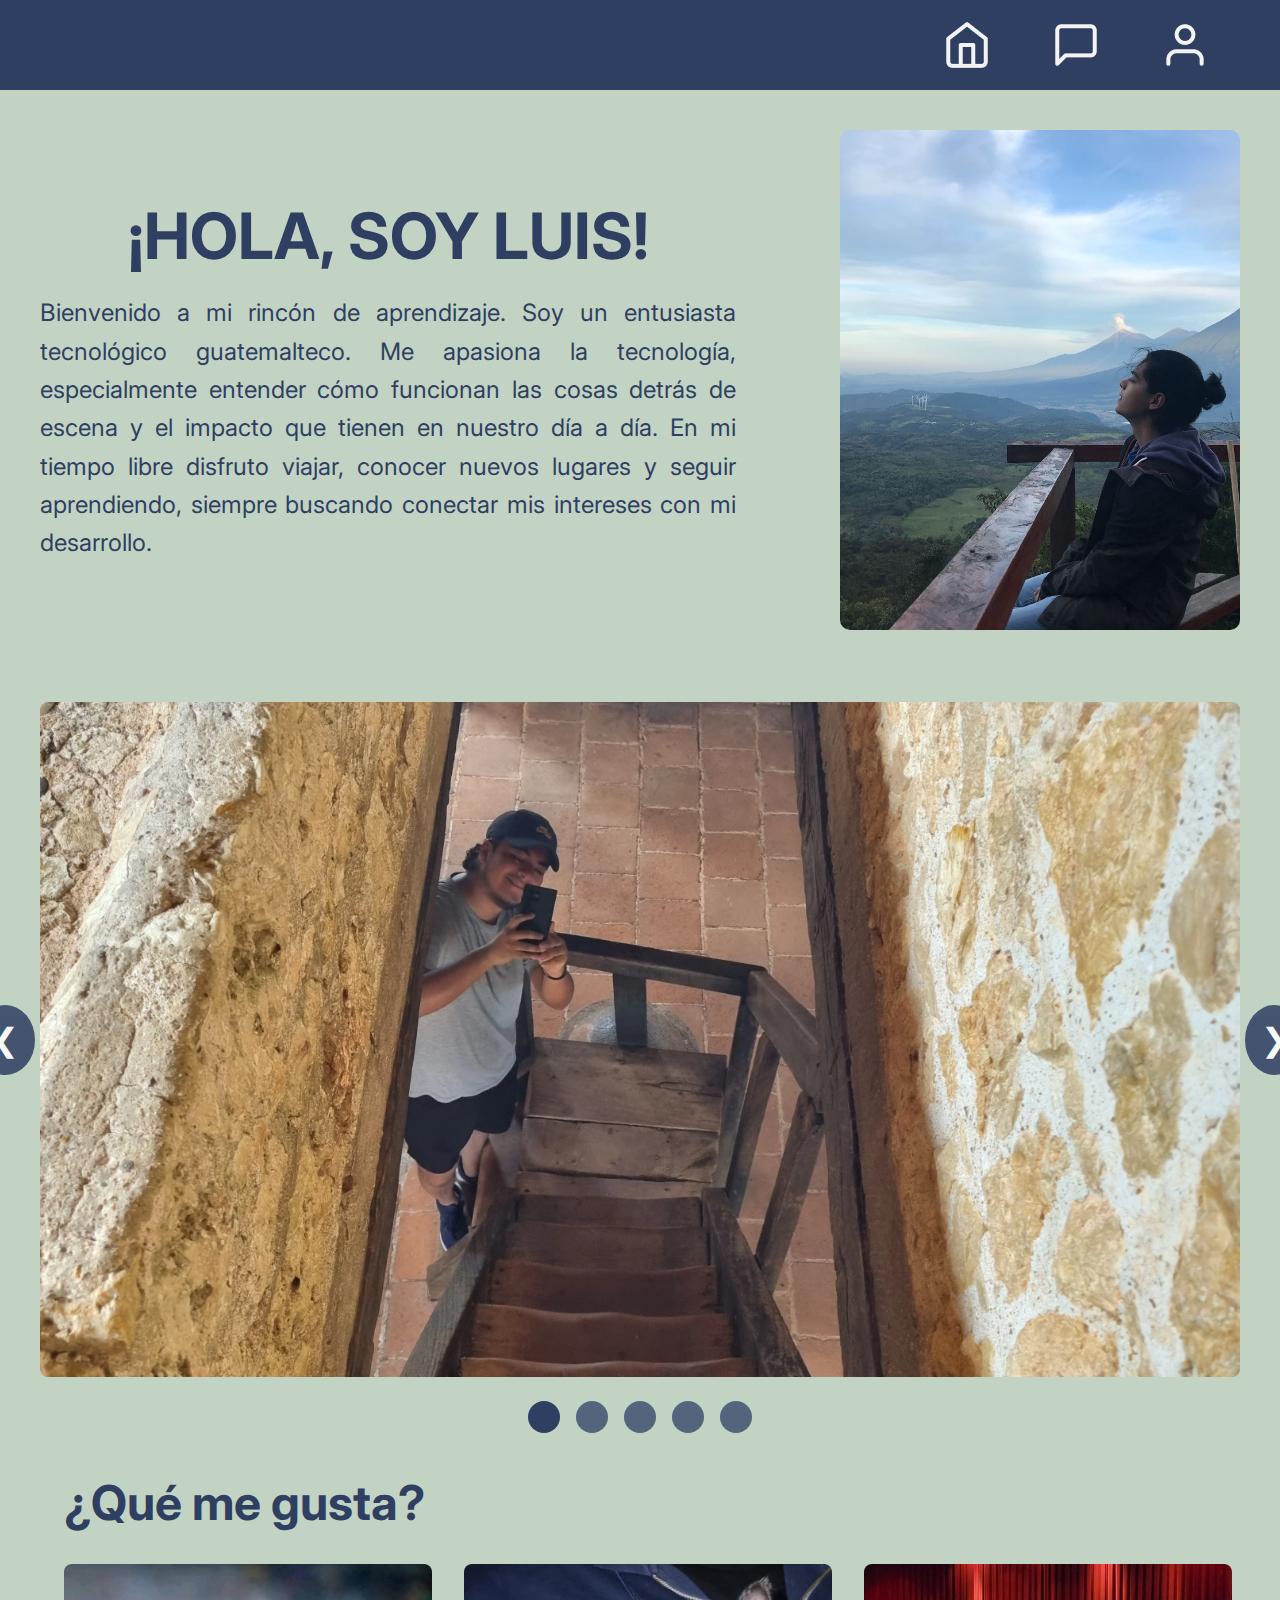
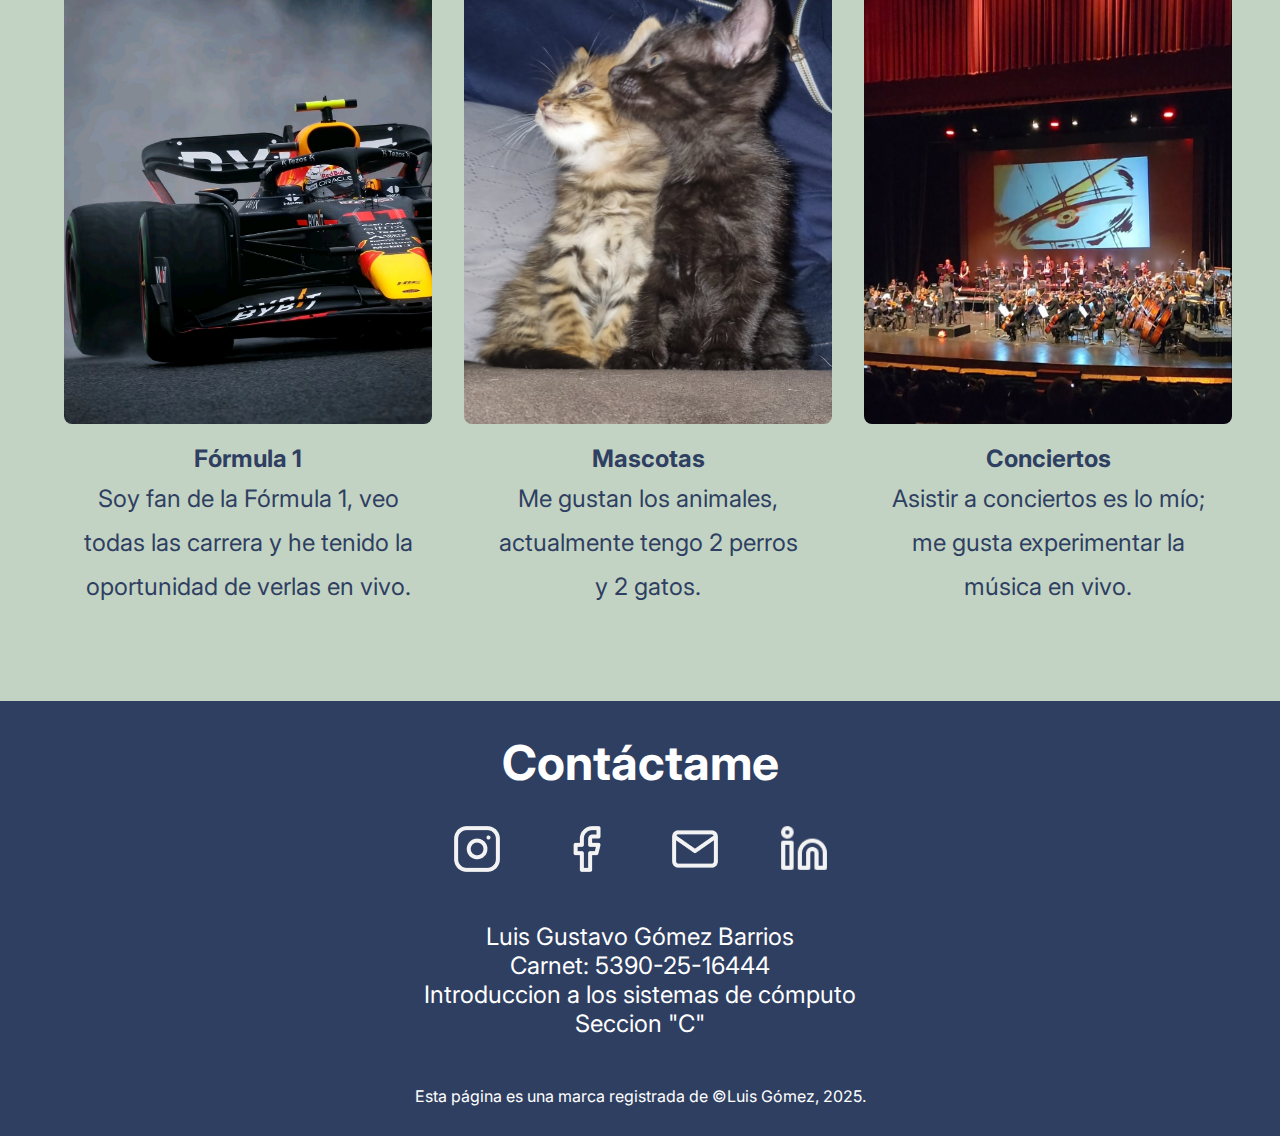
<file: index.html>
<!DOCTYPE html>
<html lang="es">
<head>
    <meta charset="UTF-8">
    <meta name="viewport" content="width=device-width, initial-scale=1.0">
    <title>Proyecto Personal</title>
    <link rel="stylesheet" href="CSS/style.css">
</head>
<body>
    <header>
        <nav class="nav-header">
            <button class="nav-button" onclick="window.location.href='index.html'">
                <img src="Iconos/Home.png" alt="Pagina de inicio">
            </button>
            <button class="nav-button" onclick="window.location.href='contacto.html'">
                <img src="Iconos/Message square.png" alt="Contactame">
            </button>
            <button class="nav-button" onclick="window.location.href='micuenta.html'">
                <img src="Iconos/User.png" alt="Mi Cuenta">
            </button>
        </nav>
    </header>

    <Main class="main-index">
        <section class="info-principal">
            <div class="info-1">
                <h1>¡HOLA, SOY LUIS!</h1>
                <p>Bienvenido a mi rincón de aprendizaje. Soy un entusiasta tecnológico guatemalteco. Me apasiona la tecnología, especialmente entender cómo funcionan las cosas detrás de escena y el impacto que tienen en nuestro día a día. En mi tiempo libre disfruto viajar, conocer nuevos lugares y seguir aprendiendo, siempre buscando conectar mis intereses con mi desarrollo.</p>
            </div>
            <div class="img-perfil">
                <img src="Imagenes/Perfil.jpg" alt="Individuo posando con 2 volcanes de fondo">
            </div>
        </section>

        <section class="carousel">
            <div class="slide-container">
                <button class="anterior" aria-label="Anterior">&#10094;</button>
                <div class="slides">
                    <img id="slide1" src="Imagenes/Slide1.webp" alt="Persona tomandose foto con celular en mano en un castillo">
                    <img id="slide2" src="Imagenes/Slide2.webp" alt="Playa con oceano azul claro y lanchas al fondo">
                    <img id="slide3" src="Imagenes/Slide3.webp" alt="Persona viendo el atardecer en la playa">
                    <img id="slide4" src="Imagenes/Slide4.webp" alt="Selva frondosa con ruinas mayas al fondo">
                    <img id="slide5" src="Imagenes/Slide5.webp" alt="Cañon boscoso con un rio al fondo">
                </div>
                <button class="siguiente" aria-label="Siguiente">&#10095;</button>
                <div class="carousel-pagination">
                    <a href="#slide1"></a>
                    <a href="#slide2"></a>
                    <a href="#slide3"></a>
                    <a href="#slide4"></a>
                    <a href="#slide5"></a>
                </div>
            </div>
        </section>        
        
        <section class="info-secundaria">
            <h2>¿Qué me gusta?</h2>
            <div class="info-secundaria-contenido">
                <div class="f1">
                    <img src="Imagenes/F1.jpg" alt="Automovil de fórmula 1">
                    <h3>Fórmula 1</h3>
                    <p>Soy fan de la Fórmula 1, veo</p>
                    <p>todas las carrera y he tenido la</p>
                    <p>oportunidad de verlas en vivo.</p>
                </div>
                <div class="gatos">
                    <img src="Imagenes/Gatitos.jpg" alt="Gatos en un sofá">
                    <h3>Mascotas</h3>
                    <p>Me gustan los animales,</p>
                    <p>actualmente tengo 2 perros</p>
                    <p>y 2 gatos.</p>
                </div>
                <div class="concierto">
                    <img src="Imagenes/Concierto.jpg" alt="Orquesta en un escenario">
                    <h3>Conciertos</h3>
                    <p>Asistir a conciertos es lo mío;</p>
                    <p>me gusta experimentar la </p>
                    <p>música en vivo.</p>
                </div>
            </div>
        </section>
    </Main>

    <footer>
        <h2>Contáctame</h2> 
        <nav class="nav-footer">
            <a href="https://www.instagram.com/_lggb_/" target="_blank" aria-label="Instagram">
            <img src="Iconos/Instagram.png" alt="Instagram" width="30" height="30"> 
            </a>
            <a href="https://www.facebook.com/luisgustavo.gomezbarrios" target="_blank" aria-label="Facebook">
            <img src="Iconos/Facebook.png" alt="Facebook" width="30" height="30"> 
            </a>
            <a href="mailto: lgomezb7@miumg.edu.gt" target="_blank" aria-label="Correo electronico">
            <img src="Iconos/Mail.png" alt="Correo electronico" width="30" height="30"> 
            </a>
            <a href="https://gt.linkedin.com/in/luis-gomez-1536232b3" target="_blank" aria-label="Linkedin">
            <img src="Iconos/Linkedin.png" alt="Linkedin" width="30" height="30"> 
            </a>
        </nav>
        <div class="info-personal">
            <p>Luis Gustavo Gómez Barrios</p>
            <p>Carnet: 5390-25-16444</p>
            <p>Introduccion a los sistemas de cómputo</p>
            <p>Seccion "C"</p>
        </div>
        <div class="marca">
            <p>Esta página es una marca registrada de ©Luis Gómez,  2025.</p>
        </div>
    </footer>

 <script src="Funcionalidad/app.js"></script>
</body>
</html>
</file>
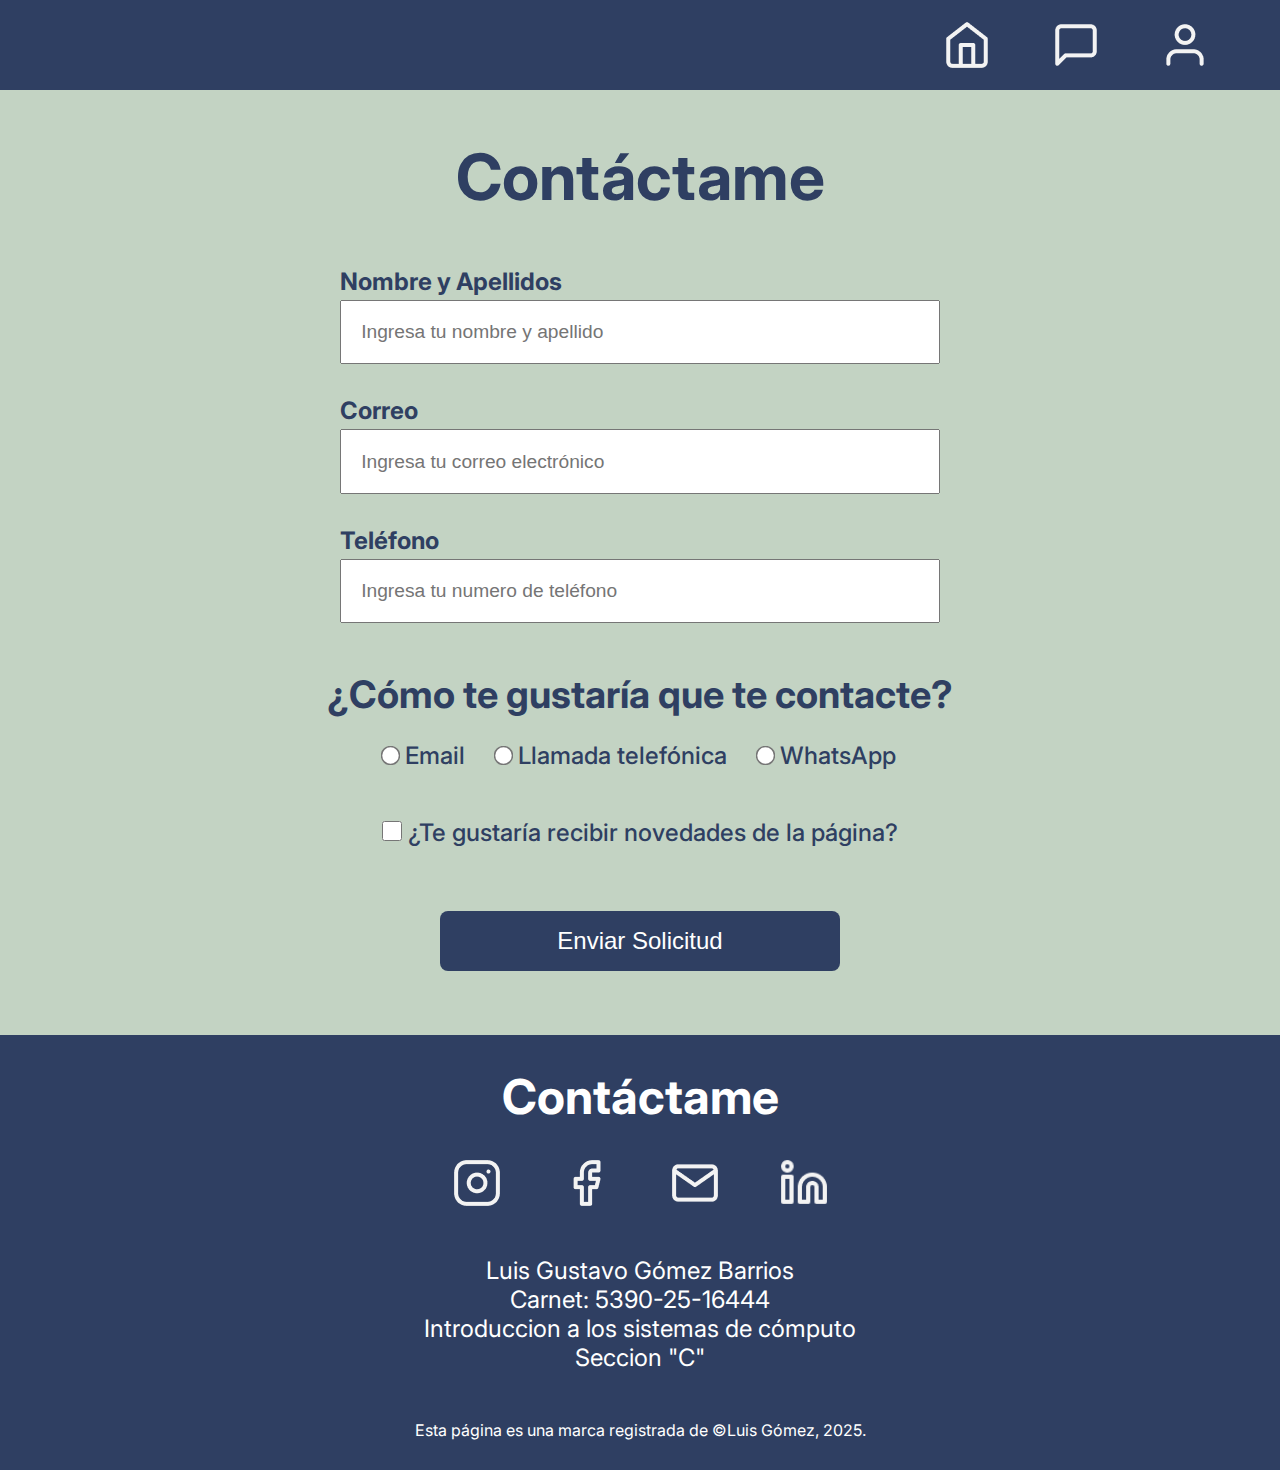
<file: contacto.html>
<!DOCTYPE html>
<html lang="es">
<head>
    <meta charset="UTF-8">
    <meta name="viewport" content="width=device-width, initial-scale=1.0">
    <title>Document</title>
    <link rel="stylesheet" href="CSS/style.css">
</head>
<body>
    <header>
        <nav class="nav-header">
            <button class="nav-button" onclick="window.location.href='index.html'">
                <img src="Iconos/Home.png" alt="Pagina de inicio">
            </button>
            <button class="nav-button" onclick="window.location.href='contacto.html'">
                <img src="Iconos/Message square.png" alt="Contactame">
            </button>
            <button class="nav-button" onclick="window.location.href='micuenta.html'">
                <img src="Iconos/User.png" alt="Mi Cuenta">
            </button>
        </nav>
    </header>
    
    <main class="main-contacto">
        <h1>Contáctame</h1>
        <section class="micuenta-formularios">
            <form class="micuenta-formulario">
                <div class="campo">
                    <label for="nombre">Nombre y Apellidos</label>
                    <input type="nombre" id="nombre" name="nombre" placeholder="Ingresa tu nombre y apellido" required>
                </div>
                <div class="campo">
                    <label for="correo">Correo</label>
                    <input type="correo" id="correo" name="correo" placeholder="Ingresa tu correo electrónico" required>
                </div>
                <div class="campo">
                    <label for="teléfono">Teléfono</label>
                    <input type="teléfono" id="teléfono" name="teléfono" placeholder="Ingresa tu numero de teléfono" required>
                </div>
            </form>
        </section>
        <h2>¿Cómo te gustaría que te contacte?</h2>
        <div class="opciones-radio">
            <label><input type="radio" name="opcion" value="opcion1"> Email</label>
            <label><input type="radio" name="opcion" value="opcion2"> Llamada telefónica</label>
            <label><input type="radio" name="opcion" value="opcion3"> WhatsApp</label>
        </div>
        <div class="checkbox-container">
            <label>
                 <input type="checkbox" name="novedades" required>
                 ¿Te gustaría recibir novedades de la página?
            </label>
        </div>
        <div class="enviarsolicitud">
            <button id="btnSolicitud">Enviar Solicitud</button>
                <dialog id="modalConfirmacion">
                <h2> ¡Solicitud enviada exitosamente!</h2>
                <p>Se ha enviado la solicitud de contacto exitosamente. Nuestro equipo se encargará de revisarla y te contactará lo más pronto posible.</p>
                <button id="btnCerrar">Cerrar</button>
                </dialog>
        </div>

     <script src="Funcionalidad/app.js"></script>
    </main>

    <footer>
        <h2>Contáctame</h2> 
        <nav class="nav-footer">
            <a href="https://www.instagram.com/_lggb_/" target="_blank" aria-label="Instagram">
            <img src="Iconos/Instagram.png" alt="Instagram" width="30" height="30"> 
            </a>
            <a href="https://www.facebook.com/luisgustavo.gomezbarrios" target="_blank" aria-label="Facebook">
            <img src="Iconos/Facebook.png" alt="Facebook" width="30" height="30"> 
            </a>
            <a href="mailto: lgomezb7@miumg.edu.gt" target="_blank" aria-label="Correo electronico">
            <img src="Iconos/Mail.png" alt="Correo electronico" width="30" height="30"> 
            </a>
            <a href="https://gt.linkedin.com/in/luis-gomez-1536232b3" target="_blank" aria-label="Linkedin">
            <img src="Iconos/Linkedin.png" alt="Linkedin" width="30" height="30"> 
            </a>
        </nav>
        <div class="info-personal">
            <p>Luis Gustavo Gómez Barrios</p>
            <p>Carnet: 5390-25-16444</p>
            <p>Introduccion a los sistemas de cómputo</p>
            <p>Seccion "C"</p>
        </div>
        <div class="marca">
            <p>Esta página es una marca registrada de ©Luis Gómez,  2025.</p>
        </div>
    </footer>
</body>
</html>
</file>
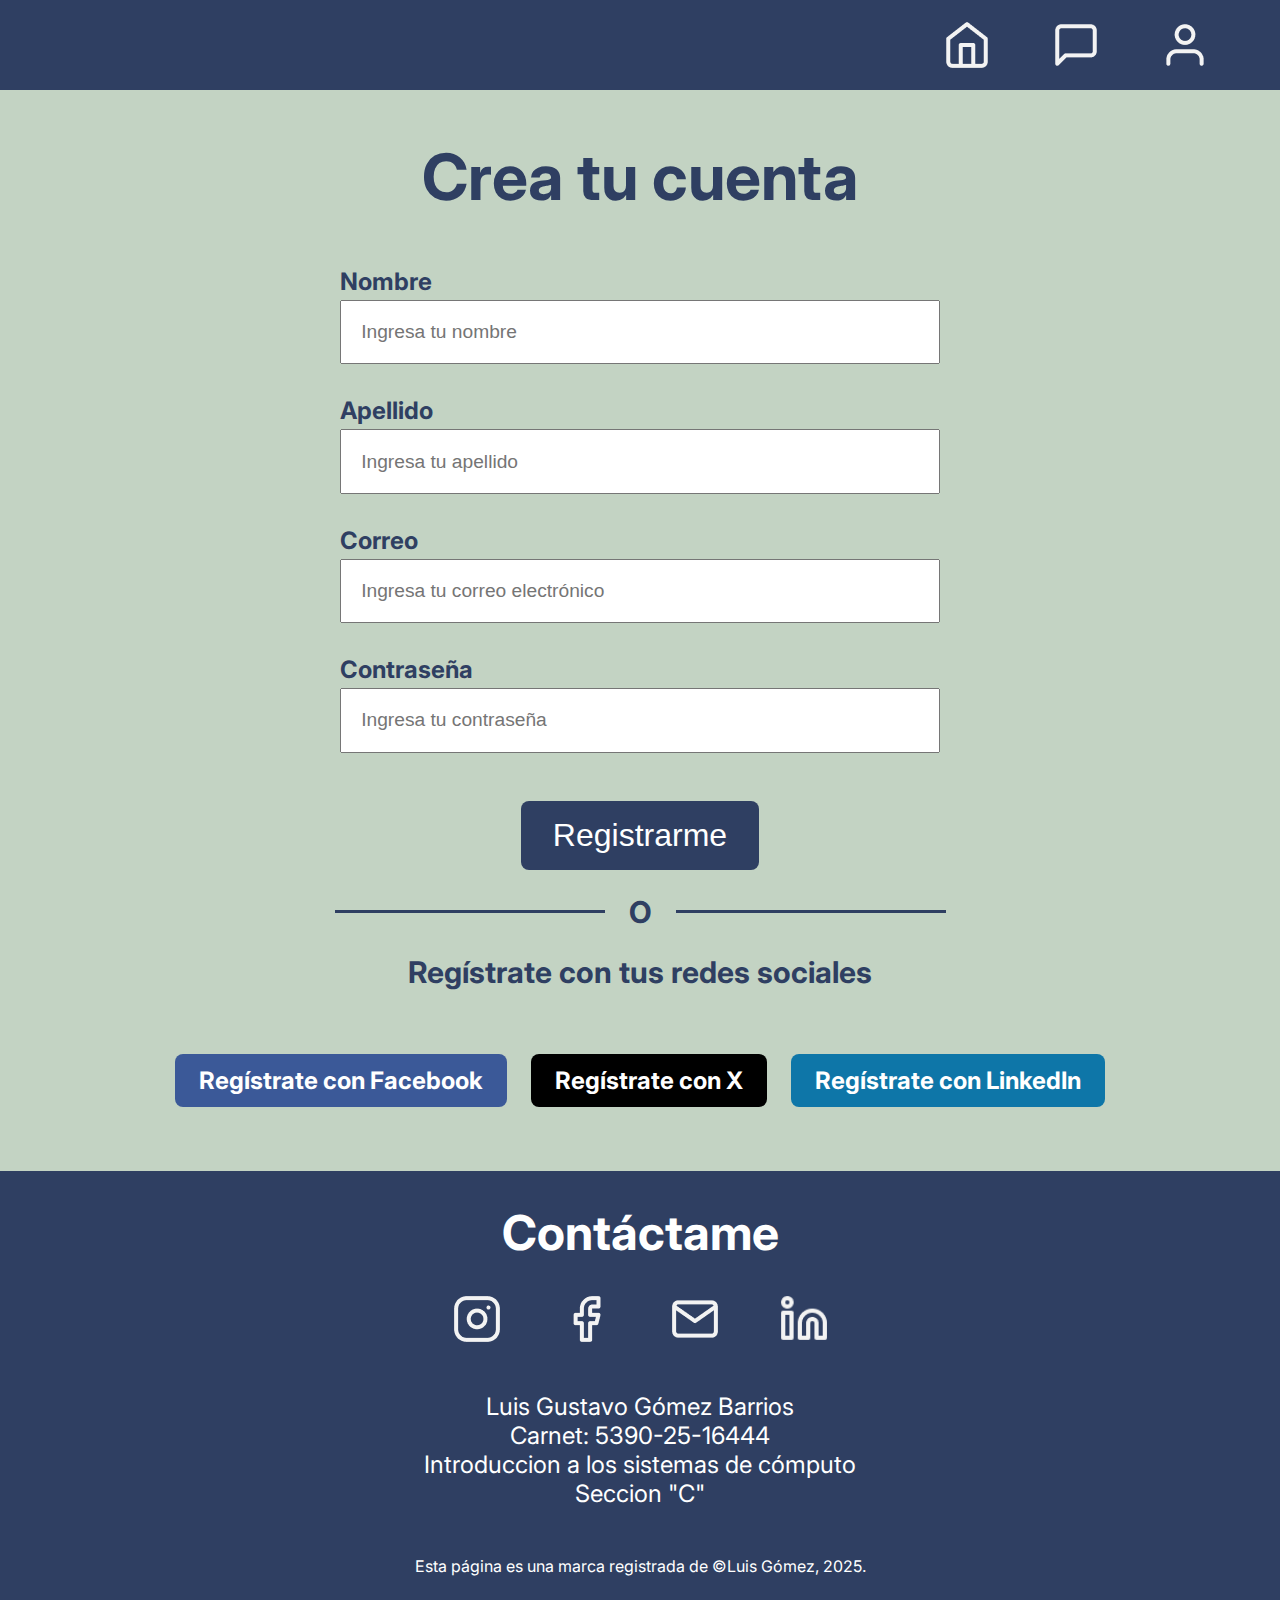
<file: crear.html>
<!DOCTYPE html>
<html lang="es">
<head>
    <meta charset="UTF-8">
    <meta name="viewport" content="width=device-width, initial-scale=1.0">
    <title>Crea Tu Cuenta</title>
    <link rel="stylesheet" href="CSS/style.css">
</head>
<body>
    <header>
        <nav class="nav-header">
            <button class="nav-button" onclick="window.location.href='index.html'">
                <img src="Iconos/Home.png" alt="Pagina de inicio">
            </button>
            <button class="nav-button" onclick="window.location.href='contacto.html'">
                <img src="Iconos/Message square.png" alt="Contactame">
            </button>
            <button class="nav-button" onclick="window.location.href='micuenta.html'">
                <img src="Iconos/User.png" alt="Mi Cuenta">
            </button>
        </nav>
    </header>

    <main class="main-crear">
        <h1>Crea tu cuenta</h1>
        <section class="micuenta-formularios">
            <form class="micuenta-formulario">
                <div class="campo">
                    <label for="nombre">Nombre</label>
                    <input type="nombre" id="nombre" name="nombre" placeholder="Ingresa tu nombre" required>
                </div>
                <div class="campo">
                    <label for="apellido">Apellido</label>
                    <input type="apellido" id="apellido" name="apellido" placeholder="Ingresa tu apellido" required>
                </div>
                <div class="campo">
                    <label for="correo">Correo</label>
                    <input type="correo" id="correo" name="correo" placeholder="Ingresa tu correo electrónico" required>
                </div>
                <div class="campo">
                    <label for="contrasena">Contraseña</label>
                    <input type="password" id="contrasena" name="contrasena" placeholder="Ingresa tu contraseña" required>
                </div>
            </form>
        </section>
        <div class="crear-centrado">
            <button class="btn-registrarme">Registrarme</button>
            <p class="linea-o">O</p>
            <p>Regístrate con tus redes sociales</p>
        </div>
       <div class="crear-registros">
            <a class="crear-fb" href="https://www.facebook.com" target="_blank">Regístrate con Facebook</a>
            <a class="crear-x" href="https://www.twitter.com" target="_blank">Regístrate con X</a>
            <a class="crear-lin" href="https://www.linkedin.com" target="_blank">Regístrate con LinkedIn</a>
        </div>
    </main>

    <footer>
        <h2>Contáctame</h2> 
        <nav class="nav-footer">
            <a href="https://www.instagram.com/_lggb_/" target="_blank" aria-label="Instagram">
            <img src="Iconos/Instagram.png" alt="Instagram" width="30" height="30"> 
            </a>
            <a href="https://www.facebook.com/luisgustavo.gomezbarrios" target="_blank" aria-label="Facebook">
            <img src="Iconos/Facebook.png" alt="Facebook" width="30" height="30"> 
            </a>
            <a href="mailto: lgomezb7@miumg.edu.gt" target="_blank" aria-label="Correo electronico">
            <img src="Iconos/Mail.png" alt="Correo electronico" width="30" height="30"> 
            </a>
            <a href="https://gt.linkedin.com/in/luis-gomez-1536232b3" target="_blank" aria-label="Linkedin">
            <img src="Iconos/Linkedin.png" alt="Linkedin" width="30" height="30"> 
            </a>
        </nav>
        <div class="info-personal">
            <p>Luis Gustavo Gómez Barrios</p>
            <p>Carnet: 5390-25-16444</p>
            <p>Introduccion a los sistemas de cómputo</p>
            <p>Seccion "C"</p>
        </div>
        <div class="marca">
            <p>Esta página es una marca registrada de ©Luis Gómez,  2025.</p>
        </div>
    </footer>
</body>
</html>
</file>
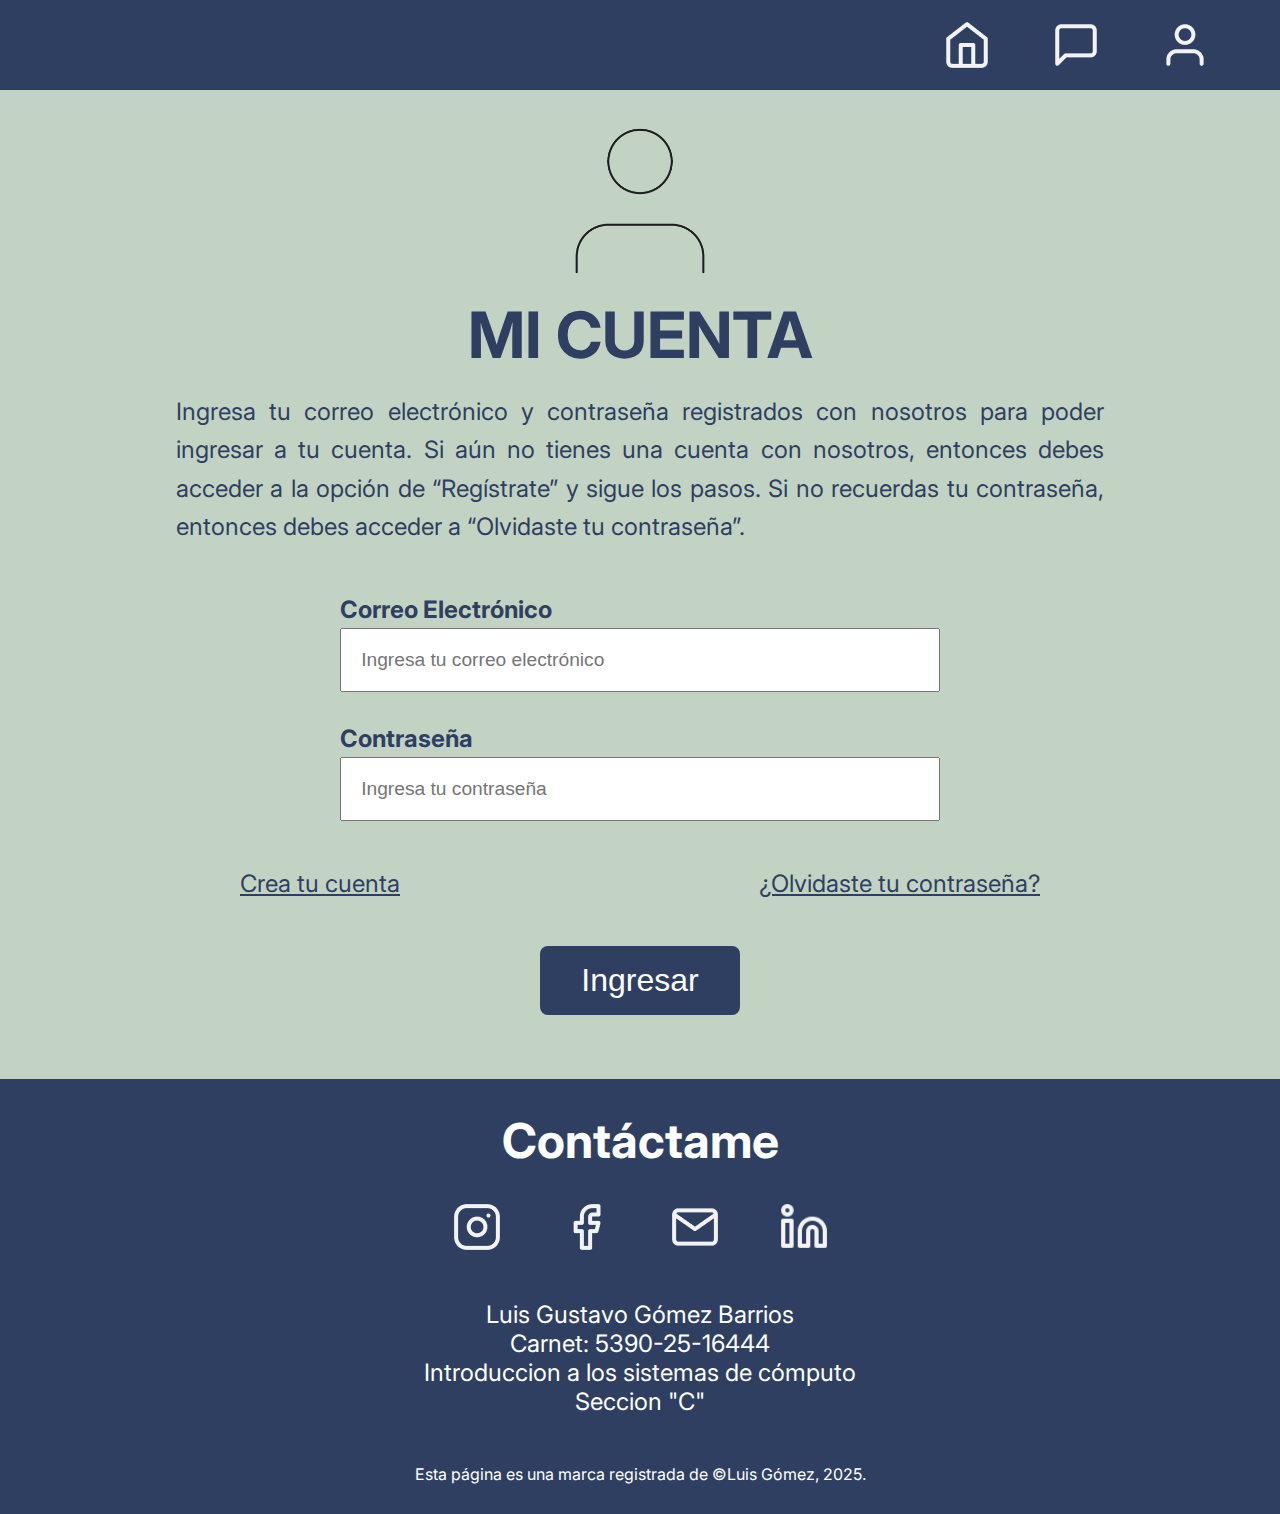
<file: micuenta.html>
<!DOCTYPE html>
<html lang="es">
<head>
    <meta charset="UTF-8">
    <meta name="viewport" content="width=device-width, initial-scale=1.0">
    <title>Mi Cuenta</title>
    <link rel="stylesheet" href="CSS/style.css">
</head>
<body>
    <header>
        <nav class="nav-header">
            <button class="nav-button" onclick="window.location.href='index.html'">
                <img src="Iconos/Home.png" alt="Pagina de inicio">
            </button>
            <button class="nav-button" onclick="window.location.href='contacto.html'">
                <img src="Iconos/Message square.png" alt="Contactame">
            </button>
            <button class="nav-button" onclick="window.location.href='micuenta.html'">
                <img src="Iconos/User.png" alt="Mi Cuenta">
            </button>
        </nav>
    </header>

    <main class="main-micuenta">
        <section class="micuenta-info">
            <img src="Iconos/Profile.png" alt="Icono de usuario">
            <h1>MI CUENTA</h1>
            <p>Ingresa tu correo electrónico y contraseña registrados con nosotros para poder ingresar a tu cuenta. Si aún no tienes una cuenta con nosotros, entonces debes acceder a la opción de “Regístrate” y sigue los pasos. Si no recuerdas tu contraseña, entonces debes acceder a “Olvidaste tu contraseña”.</p>
        </section>
        <section class="micuenta-formularios">
            <form class="micuenta-formulario">
                <div class="campo">
                    <label for="correo">Correo Electrónico</label>
                    <input type="email" id="correo" name="correo" placeholder="Ingresa tu correo electrónico" required>
                </div>
                <div class="campo">
                    <label for="contrasena">Contraseña</label>
                    <input type="password" id="contrasena" name="contrasena" placeholder="Ingresa tu contraseña" required>
                </div>
            </form>
        </section>
        <div class="acciones-login">
            <a href="crear.html">Crea tu cuenta</a>
            <a href="recuperar.html">¿Olvidaste tu contraseña?</a>
        </div>
        <button class="btn-ingresar">Ingresar</button>
    </main>

    <footer>
        <h2>Contáctame</h2> 
        <nav class="nav-footer">
            <a href="https://www.instagram.com/_lggb_/" target="_blank" aria-label="Instagram">
            <img src="Iconos/Instagram.png" alt="Instagram" width="30" height="30"> 
            </a>
            <a href="https://www.facebook.com/luisgustavo.gomezbarrios" target="_blank" aria-label="Facebook">
            <img src="Iconos/Facebook.png" alt="Facebook" width="30" height="30"> 
            </a>
            <a href="mailto: lgomezb7@miumg.edu.gt" target="_blank" aria-label="Correo electronico">
            <img src="Iconos/Mail.png" alt="Correo electronico" width="30" height="30"> 
            </a>
            <a href="https://gt.linkedin.com/in/luis-gomez-1536232b3" target="_blank" aria-label="Linkedin">
            <img src="Iconos/Linkedin.png" alt="Linkedin" width="30" height="30"> 
            </a>
        </nav>
        <div class="info-personal">
            <p>Luis Gustavo Gómez Barrios</p>
            <p>Carnet: 5390-25-16444</p>
            <p>Introduccion a los sistemas de cómputo</p>
            <p>Seccion "C"</p>
        </div>
        <div class="marca">
            <p>Esta página es una marca registrada de ©Luis Gómez,  2025.</p>
        </div>
    </footer>

</body>
</html>
</file>
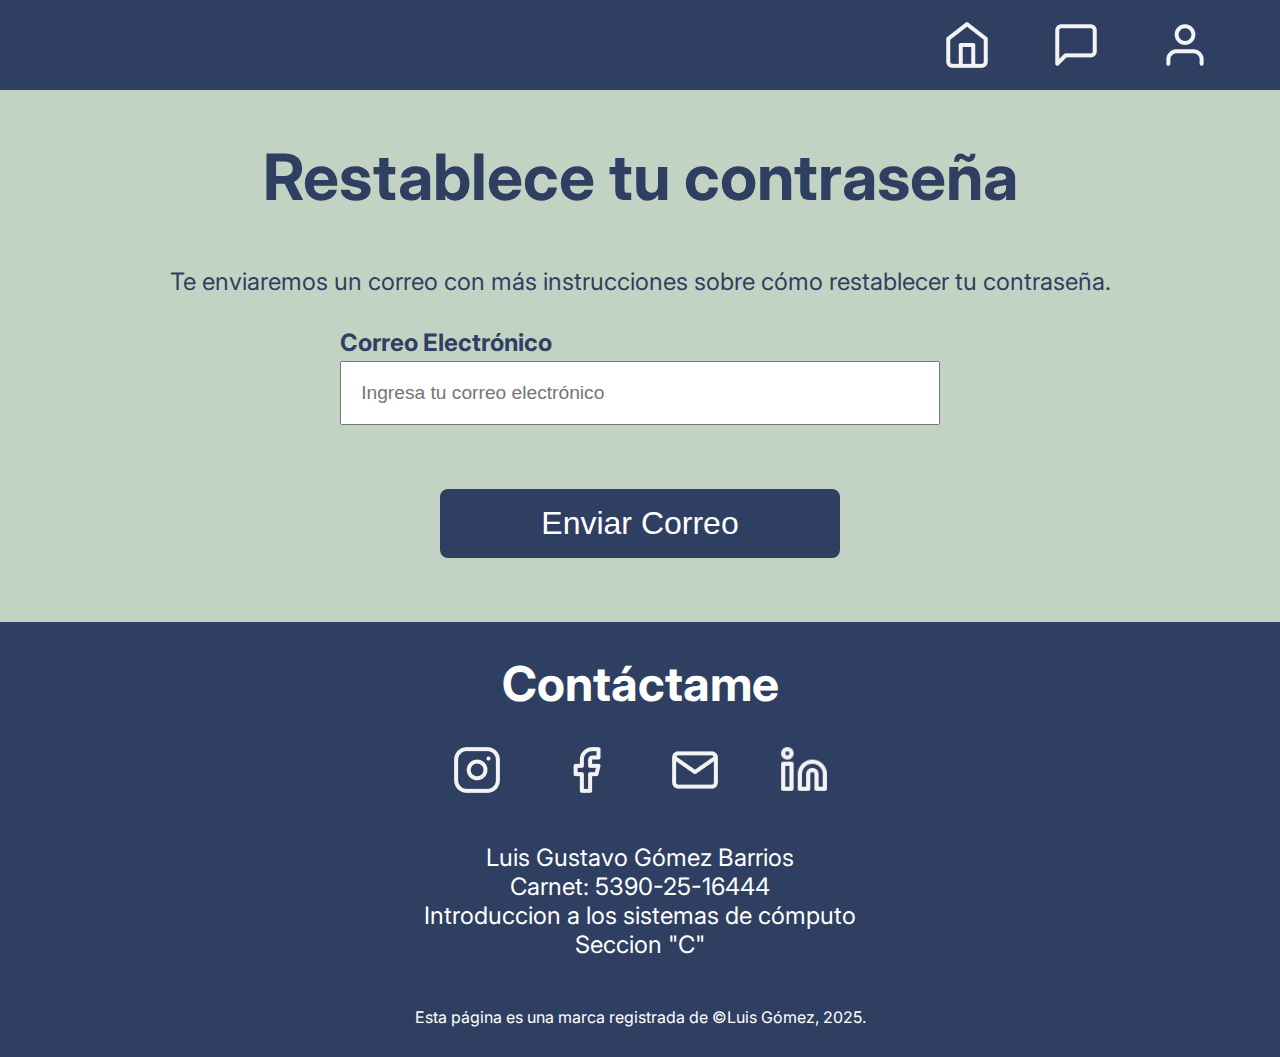
<file: recuperar.html>
<!DOCTYPE html>
<html lang="es">
<head>
    <meta charset="UTF-8">
    <meta name="viewport" content="width=device-width, initial-scale=1.0">
    <title>Restablecer Contraseña</title>
    <link rel="stylesheet" href="CSS/style.css">
</head>
<body>
    <header>
        <nav class="nav-header">
            <button class="nav-button" onclick="window.location.href='index.html'">
                <img src="Iconos/Home.png" alt="Pagina de inicio">
            </button>
            <button class="nav-button" onclick="window.location.href='contacto.html'">
                <img src="Iconos/Message square.png" alt="Contactame">
            </button>
            <button class="nav-button" onclick="window.location.href='micuenta.html'">
                <img src="Iconos/User.png" alt="Mi Cuenta">
            </button>
        </nav>
    </header>

    <main class="main-recuperar">
        <h1>Restablece tu contraseña</h1>
        <p>Te enviaremos un correo con más instrucciones sobre cómo restablecer tu contraseña.</p>
        <section class="micuenta-formularios">
            <form class="micuenta-formulario">
                <div class="campo">
                    <label for="correo">Correo Electrónico</label>
                    <input type="email" id="correo" name="correo" placeholder="Ingresa tu correo electrónico" required>
                </div>
            </form>
        </section>
        <div class="correorecuperar">
           <button id="btnSolicitud">Enviar Correo</button>
                <dialog id="modalConfirmacion">
                <h2>¡Correo enviado exitosamente!</h2>
                <p>Se ha enviado un enlace para restablecer tu contraseña a tu correo electrónico.
                Asegúrate de revisar tu carpeta de spam si no aparece en la bandeja principal. Si recientemente cambiaste tu correo electrónico registrado, entonces deberías revisar en tu correo antiguo.</p>
                <button id="btnCerrar">Cerrar</button>
                </dialog>
        </div>
    <script src="Funcionalidad/app.js"></script>
    </main>

    <footer>
        <h2>Contáctame</h2> 
        <nav class="nav-footer">
            <a href="https://www.instagram.com/_lggb_/" target="_blank" aria-label="Instagram">
            <img src="Iconos/Instagram.png" alt="Instagram" width="30" height="30"> 
            </a>
            <a href="https://www.facebook.com/luisgustavo.gomezbarrios" target="_blank" aria-label="Facebook">
            <img src="Iconos/Facebook.png" alt="Facebook" width="30" height="30"> 
            </a>
            <a href="mailto: lgomezb7@miumg.edu.gt" target="_blank" aria-label="Correo electronico">
            <img src="Iconos/Mail.png" alt="Correo electronico" width="30" height="30"> 
            </a>
            <a href="https://gt.linkedin.com/in/luis-gomez-1536232b3" target="_blank" aria-label="Linkedin">
            <img src="Iconos/Linkedin.png" alt="Linkedin" width="30" height="30"> 
            </a>
        </nav>
        <div class="info-personal">
            <p>Luis Gustavo Gómez Barrios</p>
            <p>Carnet: 5390-25-16444</p>
            <p>Introduccion a los sistemas de cómputo</p>
            <p>Seccion "C"</p>
        </div>
        <div class="marca">
            <p>Esta página es una marca registrada de ©Luis Gómez,  2025.</p>
        </div>
    </footer>
</body>
</html>
</file>
<file: CSS/style.css>
@import url('https://fonts.googleapis.com/css2?family=Inter:ital,opsz,wght@0,14..32,100..900;1,14..32,100..900&display=swap');
/* font-family: "Inter", sans-serif; */

/*reset general*/
* {
    padding: 0;
    margin: 0;
    box-sizing: border-box;
}

/*AQUI VA LO DEL LANDING PAGE
**************************************************/

/* Aqui empiezam lo del header*/
header {
    background-color: #2F3F62;
    padding: 20px 70px;
}

.nav-header {
    display: flex;
    gap: 59px;
    justify-content: flex-end;
}

.nav-button{
    background: none;
    border: none;
    padding: 0;
    cursor: pointer;
}

.nav-button img{
    display: block;
    width: 50px;
    height: auto;
}

/* Aqui empieza el MAIN*/
/* aqui va lo del info principal*/
.main-index {
    background-color: #C3D3C3;
    color: #2F3F62;
    height: auto; /*altura del cuadro verde del contenido principal arriba*/
    box-sizing: border-box;
}

.info-principal {
    display: flex;
    justify-content: space-between;
    align-items: center;
    padding: 40px 0px;
    gap: 40px;
    max-width: 1200px;
    margin: 0 auto;
    flex-wrap: wrap; /* Pa que adapte en telefonos */
    font-family: "Inter", sans-serif;
  }

  .info-1 {
    flex: 1.5;
    min-width: 300px;
  }

  .info-1 h1 {
    text-align: center;
    font-size: 64px;
    margin-bottom: 20px;
  }

  .info-1 p {
    text-align: justify;
    font-size: 24px;
    line-height: 1.6;
  }

  .img-perfil {
    flex: 1;
    min-width: 300px;
    display: flex;
    justify-content: end;
  }

  .img-perfil img {
    width: 100%;
    max-width: 400px;
    height: 500px; /*altura de la imagen*/
    border-radius: 10px;
    object-fit: cover;
  }

  /*aqui va lo del carousel*/
.carousel{
    padding: 2rem;
}

.slide-container{
    position: relative;
    max-width: 75rem;
    margin: 0 auto;
}

.slides{
    display: flex;
    aspect-ratio: 16 / 9;
    overflow: hidden;
    /*overflow-x: auto;no usar este, pone una slide bar feo*/
    scroll-snap-type: x mandatory;
    scroll-behavior: smooth;
    border-radius: 0.5rem;
}

.slides img {
    flex: 1 0 100%;
    scroll-snap-align: start;
    object-fit: cover;
}

.carousel-pagination{
    display: flex;
    column-gap: 1rem;
    position: absolute;
    bottom: -4rem;
    left: 50%;
    transform: translateX(-50%);
    z-index: 10;
    padding: 0.5rem 1.5rem;
}
/*aqui va lo del pagination*/

.carousel-pagination a{
    width: 2rem;
    height: 2rem;
    border-radius: 50%;
    background-color: #2F3F62;
    opacity: 0.75;
}

.carousel-pagination a:hover {
    opacity: 2;
}
/*previous y next buttons*/

.anterior {
    position: absolute;
    top: 50%;
    left: -4rem;
    transform: translateY(-50%);
    background-color: rgba(47, 63, 98, 1); /* fondo oscuro semitransparente */
    color: white;
    border: none;
    padding: 1rem;
    font-size: 2rem;
    border-radius: 50%;
    cursor: pointer;
    z-index: 10;
    opacity: 0.85;
}

.anterior:hover {
    opacity: 1;
}

.siguiente {
    position: absolute;
    top: 50%;
    right: -4rem;
    transform: translateY(-50%);
    background-color: rgba(47, 63, 98, 1); /* fondo oscuro semitransparente */
    color: white;
    border: none;
    padding: 1rem;
    font-size: 2rem;
    border-radius: 50%;
    cursor: pointer;
    z-index: 10;
    opacity: 0.85;
}

.siguiente:hover {
    opacity: 1;
}

/* aqui comienza el info secundaria*/

.info-secundaria {
    padding: 2rem;
    color: #2F3F62
}

.info-secundaria h2 {
    text-align: left;
    margin-top: 2rem;
    margin-bottom: 2rem;
    margin-left: 8rem;
    font-size: 48px;
    font-family: "Inter", sans-serif;
    max-width: 1240px;
    margin-left: auto;
    margin-right: auto;
    padding-left: 2rem;
    padding-right: 2rem;
}

.info-secundaria-contenido {
    display: flex;
    justify-content: space-between;
    align-items: flex-start;
    max-width: 1240px;
    margin: 0 auto;
    gap: 2rem;
    padding-left: 2rem;
    padding-right: 2rem;
    box-sizing: border-box;
    padding-bottom: 4rem;
}

/* la division de las columnas la deje asi*/
.info-secundaria-contenido > div {
    flex: 1;
    max-width: 100%;
    text-align: center;
}

.info-secundaria img {
    width: 368px;
    max-width: 405px;
    height: auto;
    border-radius: 0.5rem;
    aspect-ratio: 4 / 5;
}

.info-secundaria h3 {
    margin-top: 1rem;
    font-size: 24px;
    font-family: "Inter", sans-serif;
}

.info-secundaria p {
    font-size: 24px;
    margin-top: 0.5rem;
    line-height: 1.5;
    font-family: "Inter", sans-serif;
}

/* aqui va el footer*/
footer {
    background-color: #2F3F62;
    color: white;
    padding: 30px;
    padding-top: 2rem;
}

footer h2 {
    text-align: center;
    margin-bottom: 2rem;
    font-size: 48px;
    font-family: "Inter", sans-serif;
}

.nav-footer{
    display: flex;
    gap: 59px;
    justify-content: center;
}

.nav-footer img{
    width: 50px;
    height: auto;
    display: block;
}

.info-personal{
    text-align: center;
    margin-top: 3rem;
    font-size: 24px;
    font-family: "Inter", sans-serif;
}

.marca{
    text-align: center;
    margin-top: 3rem;
    font-size: 16px;
    font-family: "Inter", sans-serif;
}

/*AQUI VA LO DEL MICUENTA PAGE
*************************************************************************************************************/

.main-micuenta{
    background-color: #C3D3C3;
    color: #2F3F62;
    height: auto; /*altura del cuadro verde del contenido principal arriba*/
    box-sizing: border-box;
    font-family: "Inter", sans-serif;
    padding-bottom: 2rem;
}
.micuenta-info {
  display: flex;
  flex-direction: column;
  align-items: center;
  justify-content: center;
  text-align: center;
  padding: 1rem;
}

.micuenta-info h1 {
    text-align: center;
    font-size: 64px;
    margin-bottom: 20px;
}

.micuenta-info img {
  width: 190px;
  height: 190px;
}

.micuenta-info p {
    text-align: justify;
    font-size: 24px;
    line-height: 1.6;
    padding-left: 10rem;
    padding-right: 10rem;
}

/*aqui empieza lo de los inputs*/
.micuenta-formularios {
  display: flex;
  justify-content: center;
  padding-top: 2rem;
  width: 100%;
  box-sizing: border-box;
}

.micuenta-formulario {
  display: flex;
  flex-direction: column;
  gap: 2rem;
  width: 100%;
  width: 600px; /* Tamaño fijo para centrar bien*/
  text-align: left;
  font-size: 24px;
  box-sizing: border-box;
}

.campo label {
  font-weight: bold;
  margin-bottom: 0.25rem;
  display: block;
}

.campo input {
  padding: 1.2rem;
  font-size: 1.2rem;
  width: 100%;
  box-sizing: border-box;
}

/*aqui van las acciones de los botones*/

.acciones-login {
  display: flex;
  justify-content: space-between;
  align-items: center;
  max-width: 800px;
  margin: 2rem auto 1rem auto;
  font-family: "Inter", sans-serif;
  font-size: 24px;
  color: #2F3F62;
  margin-bottom: 3rem;
  margin-top: 3rem;
}

.acciones-login a {
  color: #2F3F62;
  text-decoration: underline;
}

.btn-ingresar {
  background-color: #2F3F62;
  color: white;
  padding: 1rem 2rem;
  font-size: 2rem;
  border: none;
  border-radius: 0.5rem;
  cursor: pointer;
  
  /*  pa que centre*/
  display: flex;
  justify-content: center;
  align-items: center;

  margin: 2rem auto;
  width: 200px;
}

button:hover {
  background-color: #1f2a45;
}

/*AQUI VA LO DEL CREAR CUENTA PAGE
*************************************************************************************************************/

.main-crear {
    background-color: #C3D3C3;
    color: #2F3F62;
    height: auto;
    box-sizing: border-box;
    font-family: "Inter", sans-serif;
    padding-bottom: 2rem;
}

.main-crear h1 {
    text-align: center;
    font-size: 64px;
    margin-bottom: 20px;
    padding-top: 3rem;
}

.crear-centrado {
  display: flex;
  flex-direction: column;
  align-items: center;
  justify-content: center;
  gap: 1.5rem;
  height: auto; 
  text-align: center;
  padding-top: 3rem;
}

.btn-registrarme {
  padding: 1rem 2rem;
  font-size: 2rem;
  background-color: #2F3F62;
  color: white;
  border: none;
  border-radius: 0.5rem;
  cursor: pointer;
}

.btn-registrarme:hover {
  background-color: #1e2c4a;
}

.crear-centrado p {
    font-size: 30px;
    font-weight: bold;
    
}

.linea-o {
  display: flex;
  align-items: center;
  justify-content: center;
  gap: 1.5rem; /* Espacio entre el texto y las líneas */
  width: 100%;
  max-width: 800px;
  margin: 0 auto;
  position: relative;
  color: #2F3F62;
  font-weight: bold;
}

.linea-o::before,
.linea-o::after {
   content: "";
  width: 270px;
  height: 3px;
  background-color: #2F3F62;
}

.crear-registros a {
  color: white;
  padding: 0.75rem 1.5rem;
  border: none;
  border-radius: 8px;
  text-decoration: none;
  font-weight: bold;
  font-size: 1.5rem;
}

.crear-registros {
  display: flex;
  justify-content: center;
  gap: 1.5rem;
  margin-top: 2rem;
  padding: 2rem;
}

.crear-fb {
  background-color: #3b5998;
}

.crear-x {
  background-color: #000000;
}

.crear-lin {
  background-color: #0e76a8;
}

/*AQUI VA LO DE RESTABLECER  PAGE
*************************************************************************************************************/

.main-recuperar {
    background-color: #C3D3C3;
    color: #2F3F62;
    height: auto;
    box-sizing: border-box;
    font-family: "Inter", sans-serif;
    padding-bottom: 2rem;
}

.main-recuperar h1 {
    text-align: center;
    font-size: 64px;
    margin-bottom: 20px;
    padding-top: 3rem;
}

.main-recuperar p {
  display: flex;
  flex-direction: column;
  align-items: center;
  justify-content: center;
  text-align: center;
  padding-top: 2rem;
  font-size: 24px; 
}

.main-recuperar button {
  background-color: #2F3F62;
  color: white;
  padding: 1rem 2rem;
  font-size: 2rem;
  border: none;
  border-radius: 0.5rem;
  cursor: pointer;
  
  /*  pa que centre*/
  display: flex;
  justify-content: center;
  align-items: center;

  margin: 2rem auto;
  width: 400px;
}

button:hover {
  background-color: #1f2a45;
}

.correorecuperar {
    padding-top: 2rem;
}
/*AQUI EMPIEZA EL DEL CONTACTO********************************************************
********************************************************************************************/*

.main-contacto {
    background-color: #C3D3C3;
    color: #2F3F62;
    height: auto;
    box-sizing: border-box;
    font-family: "Inter", sans-serif;
    padding-bottom: 2rem;
}

.main-contacto h1 {
    text-align: center;
    font-size: 64px;
    margin-bottom: 20px;
    padding-top: 3rem;
}

.main-contacto h2 {
    text-align: center;
    font-size: 38px;
    margin-bottom: 20px;
    padding-top: 3rem;
}
/*aqui va lo de los radio buttons*/
.opciones-radio {
  display: flex;
  justify-content: center;
  gap: 2rem;
  margin: 1.5rem 0;
  font-size: 24px;
  font-weight: 500;

}

.opciones-radio label {
  display: flex;
  align-items: center;
  gap: 0.5rem;
  cursor: pointer;
}

.opciones-radio input[type="radio"] {
  accent-color: #2e3b5e;
  transform: scale(1.5);
}

.checkbox-container {
  display: flex;
  justify-content: center;
  align-items: center;
  margin-top: 1.5rem;
  font-size: 24px;
  font-weight: 500;
  padding-top: 1.5rem;
  padding-bottom: 2rem;
}

.checkbox-container input[type="checkbox"] {
  width: 20px;
  height: 20px;
  transform: scale(1);
  accent-color: #2e3b5e;
  cursor: pointer;
}

.enviarsolicitud button{
  background-color: #2F3F62;
  color: white;
  padding: 1rem 2rem;
  font-size: 24px;
  border: none;
  border-radius: 0.5rem;
  cursor: pointer;
  
  /*  pa que centre*/
  display: flex;
  justify-content: center;
  align-items: center;

  margin: 2rem auto;
  width: 400px;
}

button:hover {
  background-color: #1f2a45;
}
 
/*DISEÑO DE LOS MODALS************************************************************/
dialog {
  border: none;
  border-radius: 10px;
  padding: 2rem;
  width: 600px;
  box-shadow: 0 0 15px rgba(0, 0, 0, 0.3);
  text-align: center;

  position: fixed;
  top: 50%;
  left: 50%;
  transform: translate(-50%, -50%);
}

dialog::backdrop {
  background: rgba(0, 0, 0, 0.5);
}

dialog h2 {
    font-size: 32px;

}

dialog p {
    font-size: 24px;

}
</file>
